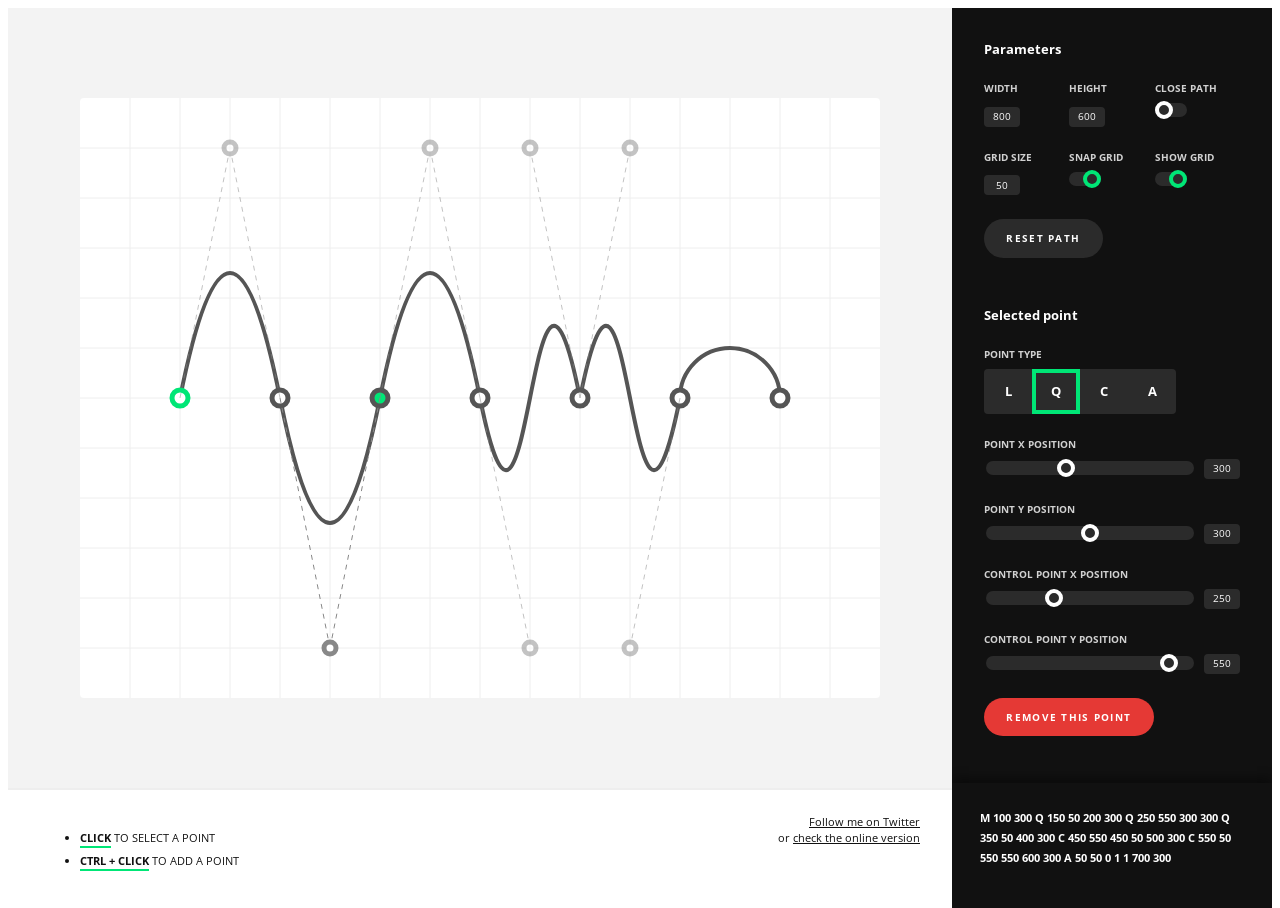
<file: SVG可视化路径制作/index.html>
<!DOCTYPE html>
<html lang="en" >
<head>
  <meta charset="UTF-8">
  <title>CodePen - SVG Path Builder</title>
  
<link rel="stylesheet" href="./style.css">

</head>
<body>
<!-- partial:index.partial.html -->
<div
     id="app"
     class="ad-App">
</div>
<!-- partial -->
  <script src='react.min.js'></script>
<script src='react-dom.min.js'></script><script  src="./script.js"></script>

</body>
</html>
</file>
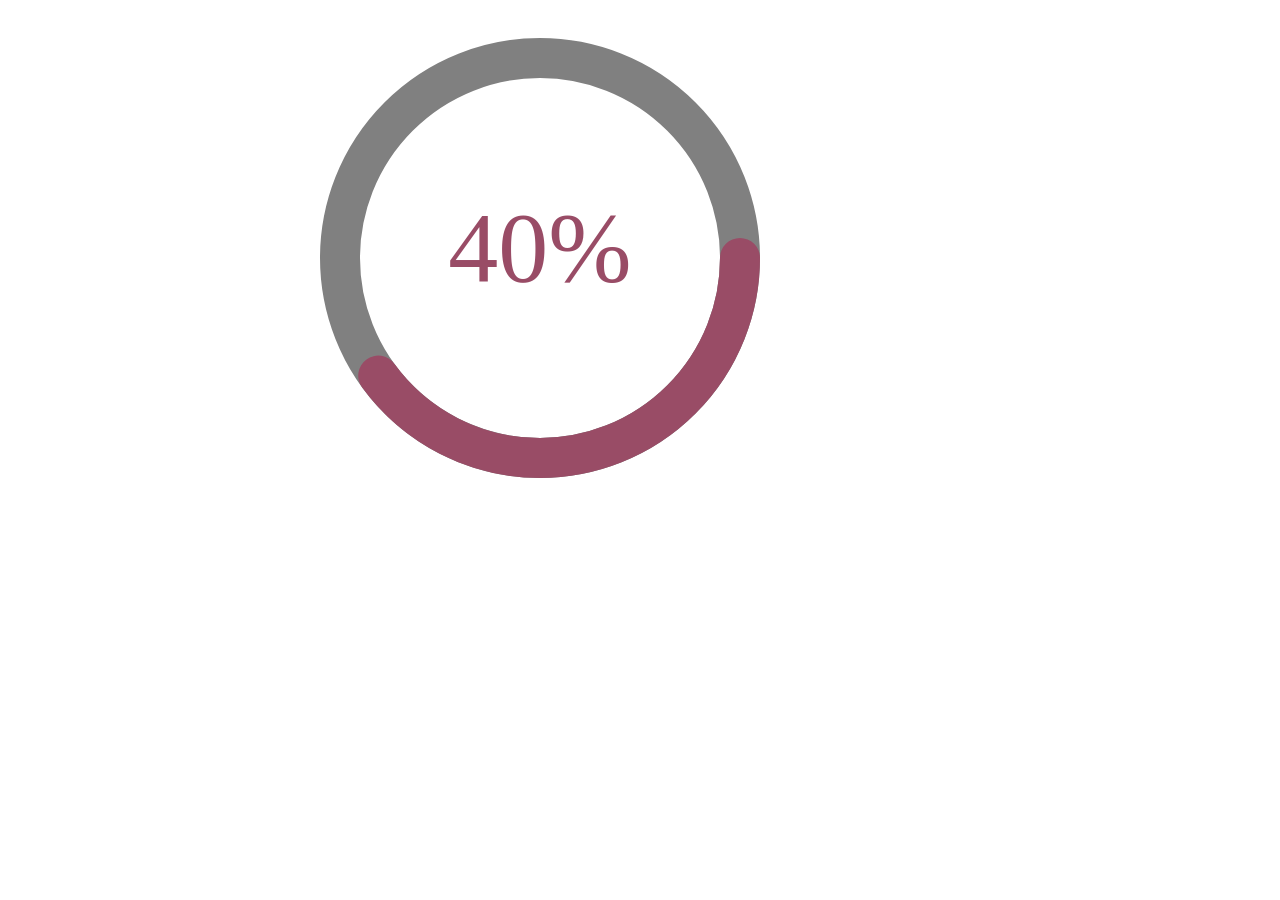
<file: circle.html>
<html lang="en">
<head>
    <meta charset="utf-8">
    <title>Document</title>
    <style>
        body{
            text-align: center;
        }
        @keyframes rotate{
           
            0%{
                transform: rotateZ(360,350,350);/*从0度开始*/
            }
            100%{
                transform: rotateZ(0,350,350);/*360度结束*/
            }
        }
        .progress{  
            animation: rotate 6s linear infinite;
        }
        .text{
            text-anchor:middle;
            dominant-baseline:middle;
        }
    </style>
</head>
<body>
    <div>
        <svg xmlns="http://www.w3.org/200/svg" height="700" width="700">
            
            <!-- 设置底色圆环 -->
            <circle cx="250" cy="250" r="200" fill="none" 
            stroke="grey" stroke-width="40" stroke-linecap="round"/>
            <!-- 设置进度条 -->
            <circle class="progress" cx="250" cy="250" r="200" 
            fill="none" stroke="red" stroke-width="40" stroke-linecap="round" />
        
            <!-- stroke-dasharray一个表示长度，一个表示间距 -->

            <!-- 设置文本 -->
            <text class="text" x="250" y="250" font-size="100" fill="red">36</text>
        </svg>
    </div>  
    <script type="text/javascript" charset="utf-8">
        var progressDom = document.querySelector(".progress")
        var textDom = document.querySelector(".text")
        function rotate(persent){
            //获取svg圆环的总长
            var circleLength = Math.floor(2 * Math.PI * parseFloat(progressDom.getAttribute("r")));
            //按照百分比，算出进度环的长度
            var value = persent*circleLength/100;

            var red = 255 + parseInt((0-255)/100*persent);
            var green = 0 + parseInt((191-0)/100*persent);
            var blue = 0 + parseInt((255-0)/100*persent);

            //设置stroke-dasharray路径和颜色
            progressDom.setAttribute("stroke-dasharray",value + ",10000");
            progressDom.setAttribute("stroke",`rgb(${red},${green},${blue})`)
            //设置文本的颜色
            textDom.innerHTML = persent + '%';
            textDom.setAttribute("fill",`rgb(${red},${green},${blue})`)
        }
        
        //30毫秒变化将进度+1
        let num = 0;
        let stopTime = setInterval(() => {
            num ++;
            if(num>=100){
                num = 0
                clearInterval(stopTime)
            }
            rotate(num)
        },30)

    </script>
</body>
</html>
</file>
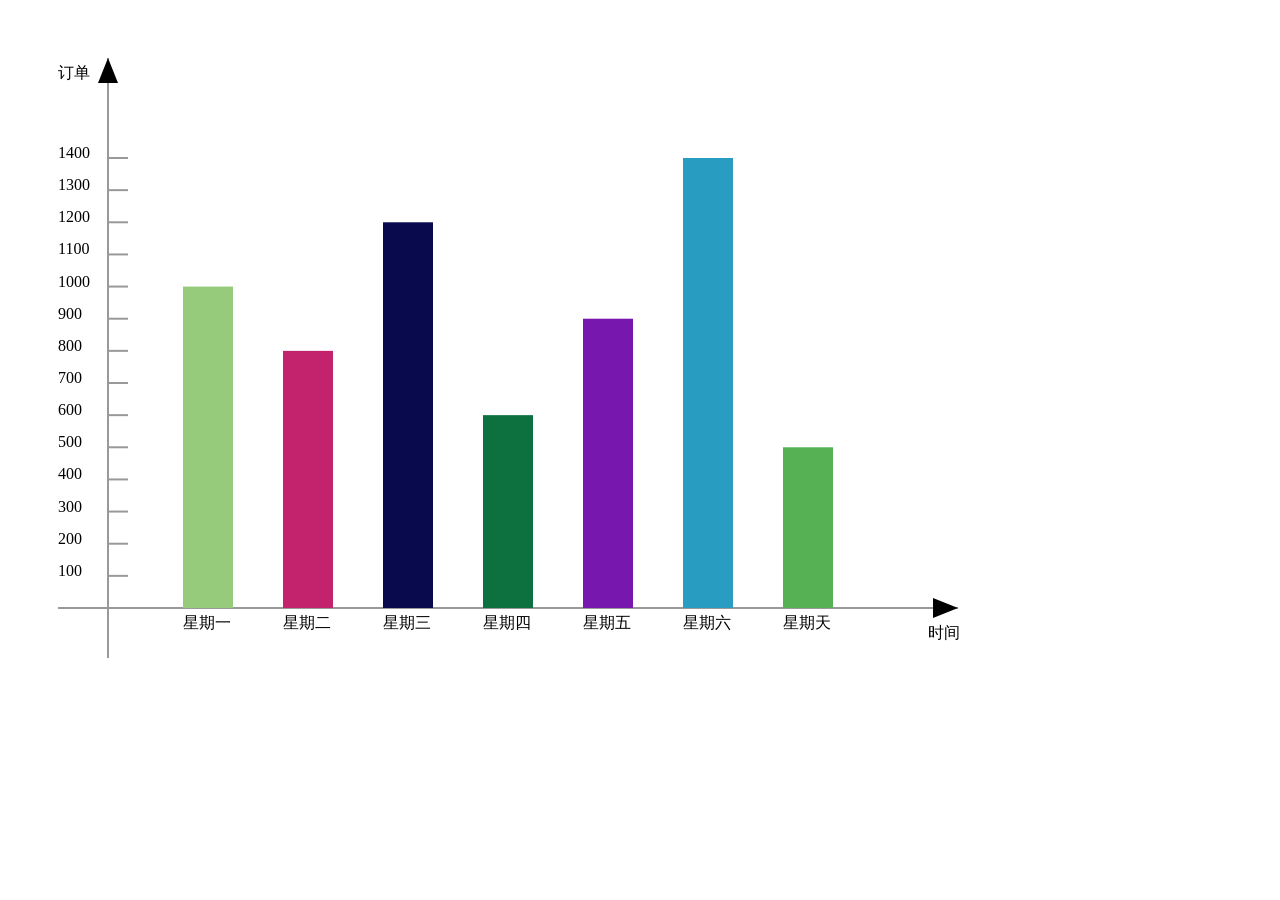
<file: echarts.html>
<html lang="en">
<head>
    <meta charset="UTF-8">
    <meta name="viewport" content="width=device-width, initial-scale=1.0">
    <title>Document</title>
    <style>
        .axis{
            stroke: #999;
            stroke-width: 2px;
        }
    </style>
</head>
<body>
    <svg width="1000" height="700">
         <g id="coordinate">
             <!-- x轴 -->
             <line class="axis" x1="50" y1="600" x2="950" y2="600"></line>
             <path d="M 925,590 L 950,600 L 925,610"></path>
             <text x="920" y="630">时间</text>
             <!-- y轴 -->
             <line class="axis" x1="100" y1="650" x2="100" y2="50"></line>
             <path d="M 90,75 L 100,50 L 110,75"></path>
             <text x="50" y="70">订单</text>
         </g>
         <g id="xscale"></g>
         <g id="yscale"></g>
         <g id="barLine"></g>
    </svg>
</body>
<script>
        const dataBase = [{
            data:"星期一",
            order:"1000"
        },{
            data:"星期二",
            order:"800"
        },{
            data:"星期三",
            order:"1200"
        },{
            data:"星期四",
            order:"600"
        },{
            data:"星期五",
            order:"900"
        },{
            data:"星期六",
            order:"1400"
        },{
            data:"星期天",
            order:"500"
        }]
        console.log(dataBase);

        var xscale = document.querySelector("#xscale");
        var yscale = document.querySelector("#yscale");
        var barLineDom = document.querySelector("#barLine")
        
        //获取x 和 y轴刻度的值
        var xprogressLength = 700 / dataBase.length;
        var yprogressLength = 450 / 14;
        for(var i = 1; i <= dataBase.length; i++){
            renderscale(i)
        }
        
        //for循环每个刻度
        for(var j = 1; j <= 14; j++){
            yscale.innerHTML = yscale.innerHTML + `<line class="axis" x1="100" y1="${600 - yprogressLength * j}" x2="120" y2="${600 - yprogressLength * j}"></line>`
            + ` <text x="50" y="${600 - yprogressLength * j}">${100*j} </text>`
        }

        function renderscale(index){
            console.log(index);
            var lineDom = document.createElement("line");
            lineDom.className = "axis";
            lineDom.setAttribute("x1",100+xprogressLength * index)
            lineDom.setAttribute("y1","600")
            lineDom.setAttribute("x2",100+xprogressLength * index)
            lineDom.setAttribute("y2","580");
            xscale.innerHTML = xscale.innerHTML + lineDom.outerHTML + ` <text x="${75+xprogressLength * index}" y="620">${dataBase[index-1].data} </text>`
            //yscale.innerHTML = yscale.innerHTML + `<line class="axis" x1="100" y1="${600 - yprogressLength * index}" x2="120" y2="${600 - yprogressLength * index}"></line>`
            
            //生成随机的rgb颜色
            var color = `rgb(${parseInt(Math.random()*255)},${parseInt(Math.random()*255)},${parseInt(Math.random()*255)})`;
            //生成每一个柱形状
            barLineDom.innerHTML = barLineDom.innerHTML + `<rect x="${75+xprogressLength * index}" y="${600-(yprogressLength*(dataBase[index-1].order/100))}" 
                                                            width="50" height="${yprogressLength*(dataBase[index-1].order/100)}" fill = "${color}"></rect>`
        }

</script>
</html>
</file>
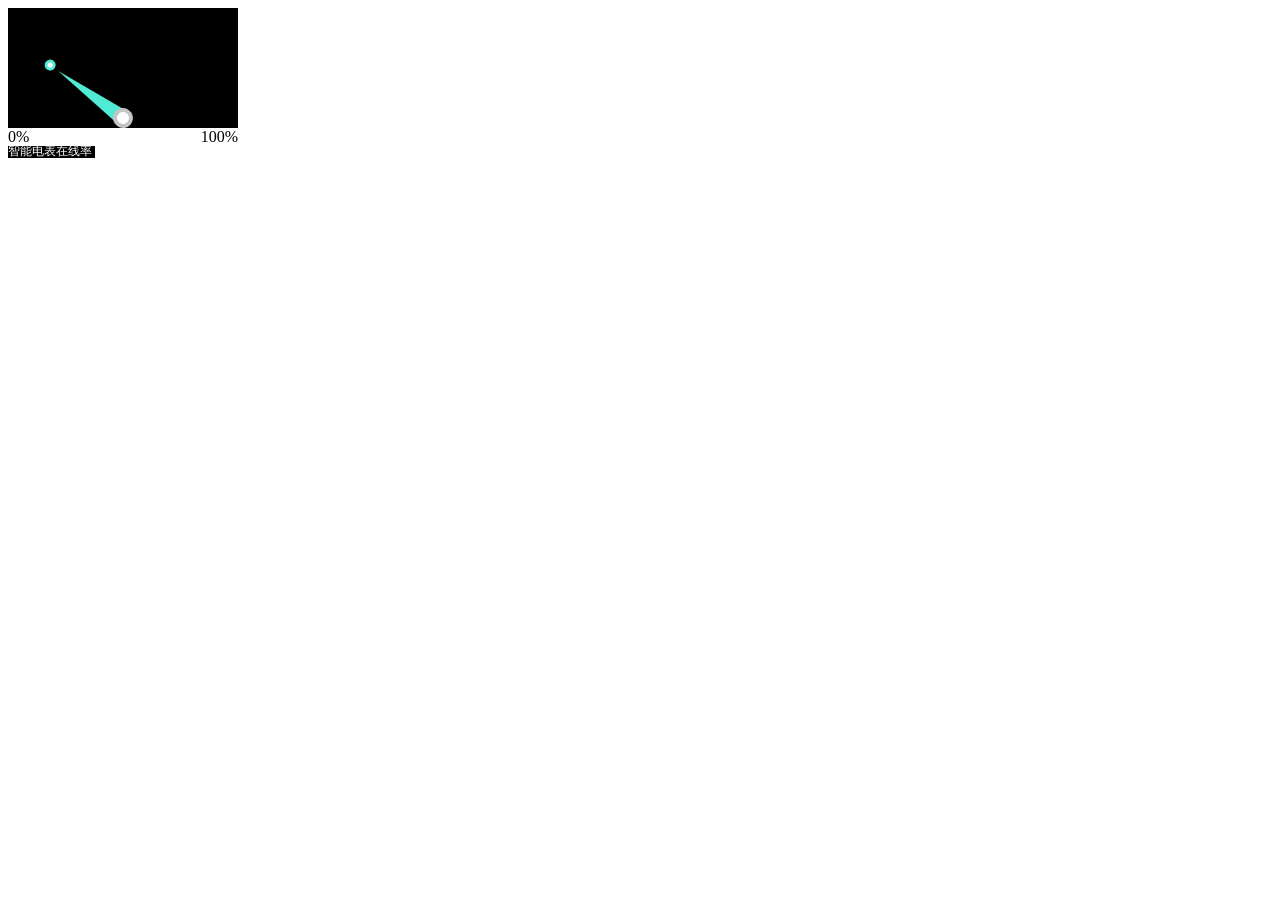
<file: 电表.html>
<html lang="en">
<head>
    <meta charset="UTF-8">
    <meta name="viewport" content="width=device-width, initial-scale=1.0">
    <title>Document</title>
    <style>
            @keyframes move{
                from
                {transform:rotate(0deg);}
                to
                {transform:rotate(36deg);}
            }
        .box{
            width: 230px;
            height: 120px;
        }
        .heard{
            position: relative;
            width: 230px;
            height: 120px;
            background-color: black;
        }
        .r{
            position: absolute;
            top:0;
            left: -85;
            width: 100px;
            height: 5px;
            margin-top: 100px;
            margin-left: 100px;
            transform-origin:100px 10px;
            animation: move 5s  ease-in-out 0s 1 alternate forwards; 
        }
        
        .foor{
            display: flex;
            justify-content: space-between;
        }
        .title{
            width: 87px;
            height: 12px;
            background-color: black;
        }
        .title span{
            font-size: 12px;
            font-family: Source Han Sans CN;
            font-weight: 400;
            color: #FEFEFE;
            line-height: 10px;
        }
    </style>
</head>
<body>
    <!-- <div class="r">
    </div> -->
    <div class="box"> 
        <div class="heard">
            <div class="r">
                <svg xmlns="http://www.w3.org/2000/svg" version="1.1" style="width:112px; height:20px; ">
                    <path fill="#50EAD5" d="M100 2 L100 18 L20 10  Z"/>
                    <circle cx="100" cy="10" r="8" stroke="#C4C5C4"
                    stroke-width="4" fill="#ffffff"/>
                    <circle cx="10" cy="10" r="4" stroke="#50EAD5"
                    stroke-width="3" fill="#ffffff"/>
                </svg>
            </div>
        </div> 
        <div class="foor">
            <span>0%</span>
            <span>100%</span>
        </div>
        <div class="title">
            <span>智能电表在线率</span>
        </div>
    </div>
</body>
</html>
</file>
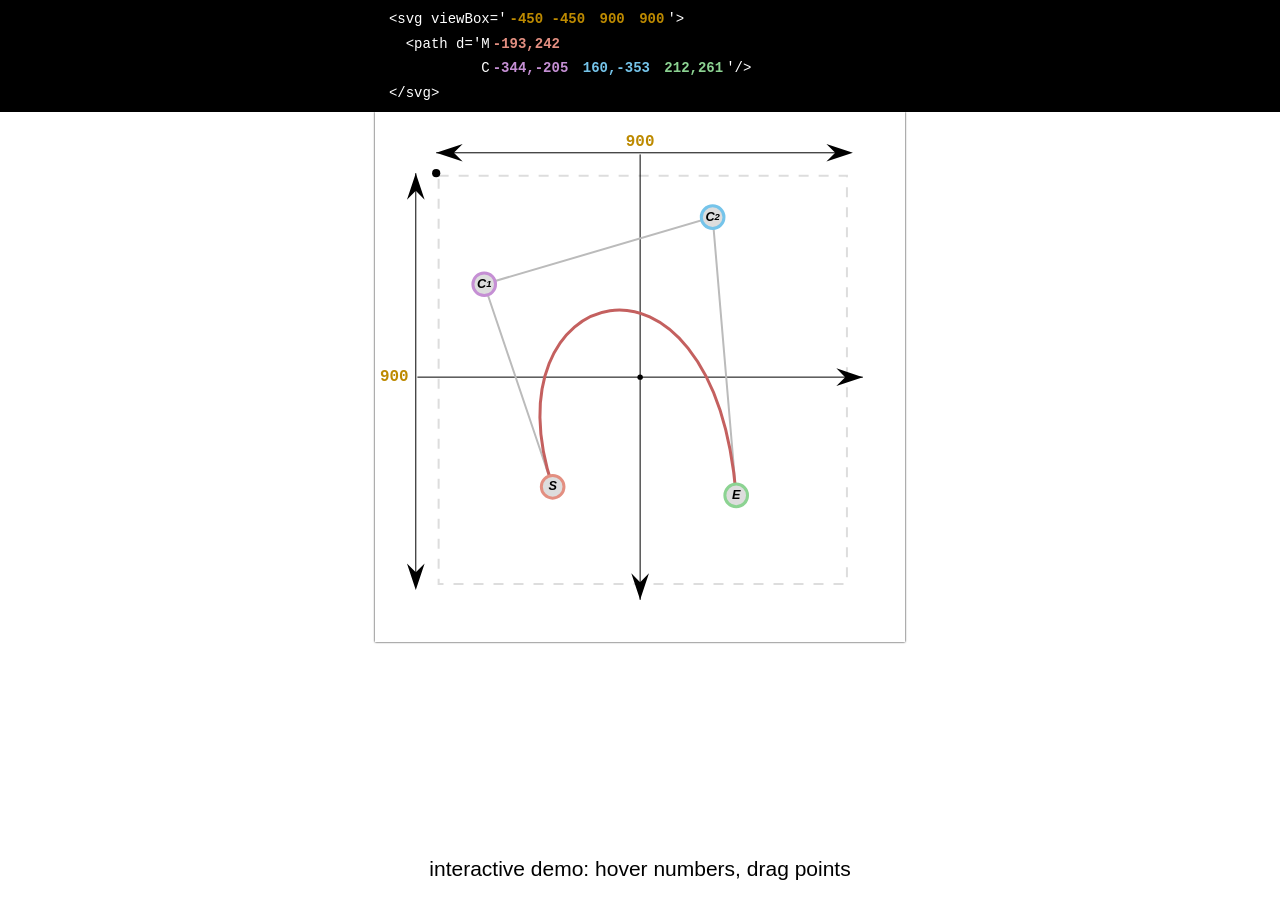
<file: SVG可视化路径制作/贝塞尔曲线.html>
<!doctype html>
<html>
<head>
	<meta charset='utf-8' />
    <title>字体测试</title>
    <meta name='viewport' content='initial-scale=1,maximum-scale=1,user-scalable=no' />
    <style>
body {
  display: flex;
  flex-direction: column;
  justify-content: center;
  overflow-y: hidden;
  margin: 0;
  height: 100vh;
  min-width: 320px;
  background: #000;
  font: 0.875em/ 1.75 courier, monospace;
}
body:after {
  position: absolute;
  bottom: 0;
  width: 100%;
  font: 1.5em/3 comic sans ms, sans-serif;
  text-align: center;
  content: "interactive demo: hover numbers, drag points";
}

/* ======= COMMON ======= */
[id*='vb'] {
  color: #bd8a00;
}
[id*='vb'][class*='token'][class*='sel'] {
  background: #bd8a00;
  color: #fff;
}

[class*='p0'], [id*='p0'] {
  color: #e38f81;
}
[class*='p0'][class*='token'][class*='sel'], [id*='p0'][class*='token'][class*='sel'] {
  background: #d14730;
  color: #fff;
}
svg [class*='p0'][class*='sel'], svg [id*='p0'][class*='sel'] {
  color: #d14730;
}

[class*='p1'], [id*='p1'] {
  color: #c58fd4;
}
[class*='p1'][class*='token'][class*='sel'], [id*='p1'][class*='token'][class*='sel'] {
  background: #a048b9;
  color: #fff;
}
svg [class*='p1'][class*='sel'], svg [id*='p1'][class*='sel'] {
  color: #a048b9;
}

[class*='p2'], [id*='p2'] {
  color: #75c4ea;
}
[class*='p2'][class*='token'][class*='sel'], [id*='p2'][class*='token'][class*='sel'] {
  background: #1c9edc;
  color: #fff;
}
svg [class*='p2'][class*='sel'], svg [id*='p2'][class*='sel'] {
  color: #1c9edc;
}

[class*='p3'], [id*='p3'] {
  color: #8cd392;
}
[class*='p3'][class*='token'][class*='sel'], [id*='p3'][class*='token'][class*='sel'] {
  background: #43b74d;
  color: #fff;
}
svg [class*='p3'][class*='sel'], svg [id*='p3'][class*='sel'] {
  color: #43b74d;
}

/* ======= CODE BOX ======= */
/* ------- General ------- */
pre {
  align-self: center;
  box-sizing: border-box;
  margin: 0;
  padding: 0.5em 1em;
  max-width: 100vw;
  width: calc(100vh - 7.125em);
  background: #000;
  color: #fff;
  font: inherit;
}
@media (min-height: 45em) {
  pre {
    width: 37.875em;
  }
}

.token--val span {
  display: inline-block;
  margin: 0 1px;
  padding: 0 2px;
  border-radius: 3px;
  font-weight: 900;
  transition: 0.3s;
  cursor: pointer;
}

/* ======= GRAPHICS ======= */
/* ------- Layout ------- */
section {
  flex: 1;
  background: #fff;
}

svg {
  display: block;
  overflow: visible;
  margin: 0 auto;
  max-width: 100vw;
  max-height: 100vw;
  width: calc(100vh - 7.125em);
  height: calc(100vh - 7.125em);
  min-width: 320px;
  min-height: 320px;
  box-shadow: 0 0 2px;
}
@media (min-height: 45em) {
  svg {
    width: 37.875em;
    height: 37.875em;
  }
}

/* ------- Generic ------- */
* {
  vector-effect: non-scaling-stroke;
}

rect, polyline, path, line {
  fill: none;
  stroke: currentColor;
}

circle {
  fill: currentColor;
  cursor: pointer;
}

text {
  font: 700 2.5em courier, monospace;
  -webkit-user-select: none;
  /* Chrome/Safari/Opera */
  -moz-user-select: none;
  /* Firefox */
  -ms-user-select: none;
  /* IE/Edge */
  -webkit-touch-callout: none;
  /* iOS Safari */
  user-select: none;
  cursor: pointer;
}

tspan {
  font-size: .75em;
}

.rq0 {
  dominant-baseline: hanging;
}

.rq1 {
  text-anchor: end;
  dominant-baseline: hanging;
}

.rq2 {
  text-anchor: end;
}

.rev {
  opacity: .001;
  transition: opacity 0.3s;
}

.sel {
  opacity: .999;
}

svg [id*='p']:not(circle):not(g) {
  pointer-events: none;
}

/* ------- Secondary stuff ------- */
[id='delim'] {
  color: #ddd;
  stroke-dasharray: 10px;
  stroke-width: 2px;
}

[id*='axis-'] {
  marker-start: url(#arrow0);
}

[id='o']:hover + .rev {
  opacity: .999;
}

[id='topleft'] text {
  fill: #fff;
}
[id='topleft'] rect, [id='topleft'] .sel {
  color: #bd8a00;
}

[id='meas'] line {
  marker-start: url(#arrow0);
  marker-end: url(#arrow1);
}
[id='meas'] text {
  fill: currentColor;
  color: #bd8a00;
  pointer-events: none;
}
[id='meas'] text.sel {
  color: #fff;
}
[id='meas'] rect {
  fill: currentColor;
  color: rgba(189, 138, 0, 0);
  cursor: pointer;
}
[id='meas'] rect.sel {
  color: #bd8a00;
}

[id='lbl-w'] {
  text-anchor: middle;
}

[id='lbl-h'] {
  text-anchor: end;
  dominant-baseline: middle;
}

/* ------- Main stuff ------- */
[id='guide'] {
  color: #bbb;
  stroke-width: 2px;
}

[id='curve'] {
  color: #c4605f;
  stroke-width: 3px;
}

circle[id^='p'] {
  fill: #ddd;
  stroke: currentColor;
  stroke-width: 3px;
  transition: fill 0.3s;
}
circle[id^='p'][class*='sel'] {
  fill: currentColor;
}

[id^='on'] {
  text-anchor: middle;
  dominant-baseline: middle;
  font: italic 700 2em trebuchet ms,  arial, sans-serif;
}
[id^='on'][class*='sel'] {
  fill: #fff;
}

[id^='bg'] {
  fill: currentColor;
}
[id='points'] [id^='bg'] + text {
  fill: #fff;
}
</style>
</head>
<body>
<pre>&lt;<span class='token--tag'>svg</span> <span class='token--attr'>viewBox</span>=<span class='token--val'>'<span id='vb-tl' class='token--coord hl--tl'></span> <span id='vb-w' class='token--dim hl--w'></span> <span id='vb-h' class='token--dim hl--h'></span>'</span>>
  &lt;<span class='token--tag'>path</span> <span class='token--attr'>d</span>=<span class='token--val'>'M<span class='token--coord hl--p0'></span><br>           C<span class='token--coord hl--p1'></span> <span class='token--coord hl--p2'></span> <span class='token--coord hl--p3'></span>'</span>/>
&lt;/<span class='token--tag'>svg</span>></pre>

<section>
    <svg>
        <defs>
            <marker id='arrow0' orient='auto' 
                            viewBox='-20 -7 25 14' 
                            refX='-15'>
                <polygon points='-5,0 0,-5 -15,0 0,5'/>
            </marker>
            <marker id='arrow1' orient='auto' 
                            viewBox='-5 -7 25 14' 
                            refX='10'>
                <polygon points='5,0 0,-5 15,0 0,5'/>
            </marker>
        </defs>
        
        <rect id='delim'/>
        
        <g id='axes'>
            <line id='axis-x'/>
            <line id='axis-y'/>
        </g>
        
        <g id='orig'>
            <circle id='o'/>
            <text id='lbl-o' class='rq0 rev'>0,0</text>
        </g>
        
        <g id='topleft'>
            <circle id='tl'/>
            <rect id='bg-tl' class='rev'/>
            <text id='lbl-tl' class='hl--tl rq0 rev'></text>
        </g>
        
        <g id='meas'>
            <line id='w'/>
            <rect id='bg-w'/>
            <text id='lbl-w' class='hl--w'></text>
            
            <line id='h'/>
            <rect id='bg-h'/>
            <text id='lbl-h' class='hl--h'></text>
        </g>
        
        <polyline id='guide'/>
        
        <path id='curve'/>
        
        <g id='points'>
            <circle id='p0' class='hl--p0'/>
            <text id='on-p0'>S</text>
            <circle id='p1' class='hl--p1'/>
            <text id='on-p1'>C<tspan>1</tspan></text>
            <circle id='p2' class='hl--p2'/>
            <text id='on-p2'>C<tspan>2</tspan></text>
            <circle id='p3' class='hl--p3'/>
            <text id='on-p3'>E</text>
            
            <rect id='bg-p0' class='rev'/>
            <text id='lbl-p0' class='rev'></text>
            <rect id='bg-p1' class='rev'/>
            <text id='lbl-p1' class='rev'></text>
            <rect id='bg-p2' class='rev'/>
            <text id='lbl-p2' class='rev'></text>
            <rect id='bg-p3' class='rev'/>
            <text id='lbl-p3' class='rev'></text>
        </g>
    </svg>
</section>
</body>
<script>
Object.getOwnPropertyNames(Math).map(function(p) {
  window[p] = Math[p];
});

var DIM = 900, EXPF = 1.3, RPF = .028, 
        κ = 1.2, ρ = 4, 
        ζ = document, rp = round(RPF*DIM), 
        np = 4, demo, ε, 
        svg = ζ.querySelector('svg'), 
        rect, curve, msl = null, mdrg = null;

var Meas = function(id, c0) {
    var bg, lbl, cc, c0 = c0 || 0, id = id;
    
    this.select = function() {
        if(lbl) lbl.classList.toggle('sel');
        if(bg) bg.classList.toggle('sel');
        if(cc) cc.classList.toggle('sel');
    };
    
    this.init = (function() {
        var bb, r, pad, ptt, attr, sel;
        
        lbl = ζ.getElementById('lbl-' + id);
        
        if(lbl) {
            lbl.textContent = DIM;
            bg = ζ.getElementById('bg-' + id);
            bb = lbl.getBBox();
            c0 -= 2*(κ - 1)*bb.height;
            attr = (id === 'w') ? 'y' : 'x';
            lbl.setAttribute(attr, c0);
            
            if(bg) {
                bb = lbl.getBBox();
                r = .4*RPF*DIM;
                pad = .5*(κ - 1)*bb.height;
                ptt = 2*pad;
                
                bg._attr({
                    'x': round(bb.x - pad), 
                    'y': round(bb.y - pad), 
                    'width': round(bb.width + ptt), 
                    'height': round(bb.height + ptt), 
                    'rx': r, 'ry': r
                });
            }
            
            sel = '.token--val .hl--' + id;
            cc = ζ.querySelector(sel);
        }
    })();
};

var Point = function(el, x, y, r) {
    var el = el, lbl, bg, on, cc, q = 0, 
            r = r || rp, cx, cy, 
            selected = false;
    
    this.moveTo = function(x, y) {
        var cls, _new, β, bb, ptt, pad;
        
        cx = x || 0;
        cy = y || 0;
        
        if(el)
            el._attr({'cx': cx, 'cy': cy});
        
        if(lbl) {
            if(el.id.indexOf('p') !== -1) {
                β = atan2(y, x);
                if(β < 0) β += 2*PI;
                q = ~~(2*β/PI)

                cls = lbl.className.baseVal;
                _new = 'rq' + q;

                if(cls.indexOf('rq') < 0) {
                    cls += ' ' + _new;
                }
                else {
                    cls = cls.replace(/rq./, _new);
                }

                lbl.className.baseVal = 
                    lbl.className.animVal = cls;
            }
            
            this.posLbl((q + .5)*.5*PI);
            this.updateLbl([x, y]);
            
            if(bg) {
                bb = lbl.getBBox();
                pad = .5*(κ - 1)*bb.height;
                ptt = 2*pad;
                bg._attr({
                    'x': round(bb.x - pad), 
                    'y': round(bb.y - pad), 
                    'width': round(bb.width + ptt), 
                    'height': round(bb.height + ptt)
                });
            }
        }
        
        if(on) {
            on._attr({'x': cx, 'y': cy})
        }
        
        if(cc) { cc.textContent = [cx, cy]; }
    };
    
    this.updateLbl = function(txt) {
        if(lbl) lbl.textContent = txt;
    };
    
    this.posLbl = function(θ) {
        if(lbl) {
            lbl._attr({
                'x': 1 + ~~(cx + 2*r*cos(θ)), 
                'y': 1 + ~~(cy + 2*r*sin(θ))
            });
        }
    };
    
    this.attachCode = function(s) {
        var sel, s = s || ',';
        
        if(el) {
            sel = '.token--val .hl--' + el.id;
            cc = ζ.querySelector(sel);
            cc.textContent = [cx, cy].join(s);
        }
    };
    
    this.coord = function(f) {
        if(f) return [cx, cy];
        return {'x': cx, 'y': cy};
    };
    
    this.select = function() {
        selected = !selected;
        
        if(el) {
            el.classList.toggle('sel');
            
            if(lbl) {
                lbl.classList.toggle('sel');
            }
            if(on) {
                on.classList.toggle('sel');
            }
            if(bg) {
                bg.classList.toggle('sel');
            }
            if(cc) {
                cc.classList.toggle('sel');
            }
        }
    };
    
    this.selected = function() {
        return selected;
    };
    
    this.init = (function() {
        var lid, onid, bgid;
        
        if(el) {
            el._attr({'r': r});
            lid = 'lbl-' + el.id;
            lbl = ζ.getElementById(lid);
            bgid = 'bg-' + el.id;
            bg = ζ.getElementById(bgid);
            
            if(bg) {
                bg._attr({
                    'rx': .4*r, 'ry': .4*r
                });
            }
            
            onid = 'on-' + el.id;
            on = ζ.getElementById(onid);
        }
    })();
    
    this.moveTo(x, y);
};

var Guide = function(el, points) {
    var el = el, points = points, 
            nl = points.length;
    
    this.movePointTo = function(i, x, y) {
        var c;
        
        if(el) {
            c = el._attr('points').split(' ');
            c[i] = [x, y].join();
            el._attr({'points': c.join(' ')});
        }
        
        points[i].moveTo(x, y);
    };
    
    this.points = function() {
        return points;
    };
    
    this.init = (function() {
        var coords = [];
        
        for(var i = 0; i < nl; i++) {
            coords.push(points[i].coord(1));
        }
        
        if(el) {
            el._attr({
                'points': coords.join(' ')
            });
        }
    })();
};

var CCurve = function(el, guide) {
    var el = el, guide = guide, 
            points = guide.points(), 
            nl = points.length, 
            prf = ['M', 'C', ''];
    
    this.movePointTo = function(i, x, y) {
        var d, p;
        
        if(el) {
            d = el._attr('d').split(' ');
            p = d[i].charAt(0);
            p = (p === 'M' || p === 'C') ? p : '';
            d[i] = p + [x, y];
            el._attr({'d': d.join(' ')});
        }
        
        guide.movePointTo(i, x, y);
    };
    
    this.select = function(i) {
        points[i].select();
    };
    
    this.points = function() {
        return points;
    };
    
    this.init = (function() {
        var d = [], c;
        
        if(el) {
            for(var i = 0; i < nl; i++) {
                c = points[i].coord(1);
                d.push(prf[min(2, i)] + c);
            }
            
            el._attr({'d': d.join(' ')});
        }
    })();
};

var Demo = function() {
    var tl, orig, a0, a1, meas = {};
    
    this.tl = function() { return tl; };
    
    this.size = function() {
        var r = ρ*ε, w = 5*r, h=4*r;
        
        a0._attr({
            'markerWidth': w, 
            'markerHeight': h
        });
        a1._attr({
            'markerWidth': w, 
            'markerHeight': h
        });
    };
    
    this.select = function(id) {
        meas[id].select();
    };
    
    this.meas = function(id) {
        return meas[id];
    };
    
    this.arrow = (function(){
        a0 = ζ.getElementById('arrow0'), 
        a1 = ζ.getElementById('arrow1');
    })();
    
    this.viewBox = (function() {
        var sz = EXPF*DIM, o = -.5*sz, 
                vb_tl = ζ.getElementById('vb-tl'),
                vb_w = ζ.getElementById('vb-w'), 
                vb_h = ζ.getElementById('vb-h'), 
                tlel = ζ.getElementById('tl');

        svg._attr({
            'viewBox': [o, o, sz, sz].join(' ')
        });

        o = -.5*DIM;
        vb_tl.textContent = [o, o].join(' ');
        vb_w.textContent = 
        vb_h.textContent = DIM;
        
        tl = new Point(tlel, o, o, round(.35*rp));
        tl.attachCode(' ');
    })();
    
    this.delim = (function() {
        var rd = ζ.getElementById('delim'), 
                invp = round(100/EXPF), 
                o = round(-.5*invp);

        rd._attr({
            'x': o + '%', 
            'y': o + '%', 
            'width': invp + '%', 
            'height': invp + '%'
        });
    })();
    
    this.axes = (function() {
        var cf = (EXPF - 1)/1.5 + 1, 
                c1 = round(50/cf) + '%', 
                c2 = '-' + c1, 
                ax = ζ.getElementById('axis-x'), 
                ay = ζ.getElementById('axis-y');
        
        ax._attr({'x1': c1, 'x2': c2});
        ay._attr({'y1': c1, 'y2': c2});
    })();
    
    this.origin = (function() {
        var el = ζ.getElementById('o');
        orig = new Point(el, 0, 0, round(.25*rp));
    })();
    
    this.minit = (function() {
        var f = (EXPF - 1)/6, cf = -(.5 + f), 
                o = .5*DIM, c0 = cf*DIM, bb, 
                w = ζ.getElementById('w'), 
                h = ζ.getElementById('h');
        
        w._attr({
            'x1': -o, 'y1': c0, 
            'x2':  o, 'y2': c0
        });
        h._attr({
            'y1': -o, 'x1': c0, 
            'y2':  o, 'x2': c0
        });
        
        meas.w = new Meas('w', c0);
        meas.h = new Meas('h', c0);
    })();
};

Node.prototype._attr = function(a) {
    if(typeof a === 'string')
        return this.getAttribute(a);
    if(typeof a === 'object') {
        for(p in a) {
            this.setAttribute(p, a[p]);
        }
    }
};

var rand = function(max, min, int) {
    var max = ((max - 1) || 0) + 1, 
            min = min || 0, 
            gen = min + (max - min)*random();
    
    return int ? (~~gen) : gen;
};

var size = function() {
    rect = svg.getBoundingClientRect();
    ε = (EXPF*DIM)/rect.width;
    demo.size();
};

var toggleSel = function(e) {
    var t = e.target, cl = t.className, i;
    
    if(cl) {
        if(typeof cl === 'object') {
            cl = cl.baseVal;
        }
        
        if(cl.indexOf('hl--p') !== -1) {
            i = ~~cl.match(/[0-9]/)[0];
            msl = curve.points()[i];
            curve.select(i);
            return;
        }
    }
    
    if(t.id.indexOf('tl') !== -1) {
        msl = demo.tl();
        demo.tl().select();
        return;
    }
    
    i = t.id.match(/-[w|h]$/);
    
    if(i) {
        i = i[0].charAt(1);
        demo.select(i);
        msl = demo.meas(i);
    }
};

(function init() {
    var pts = [], g, el, 
            r = .4*DIM, e = .3*r, β, x, y
    
    demo = new Demo;
    size();
    
    for(var i = 0; i < np; i++) {
        el = ζ.getElementById('p' + i);
        β = (i + 1.5)*.5*PI;
        x = round(r*cos(β) + rand(e, -e));
        y = round(r*sin(β) + rand(e, -e));
        pts.push(new Point(el, x, y));
        pts[i].attachCode();
    };
    
    el = ζ.getElementById('guide');
    g = new Guide(el, pts);
    
    el = ζ.getElementById('curve');
    curve = new CCurve(el, g);
})();

addEventListener('resize', size, false);

addEventListener('mouseover', toggleSel, false);

addEventListener('mousedown', function(e) {
    var t = e.target;
    
    if(t.id.match(/^p[0-3]/)) {
        mdrg = ~~t.id.charAt(1);
    }
}, false);

addEventListener('mousemove', function(e) {
    var x, y;
    
    if(mdrg != null) {
        x = (e.clientX - rect.left)/rect.width ;
        x = round(EXPF*DIM*(x- .5));
        y = (e.clientY - rect.top)/rect.height;
        y = round(EXPF*DIM*(y - .5));
        curve.movePointTo(mdrg, x, y);
    }
}, false);

addEventListener('mouseup', function(e) {
    if(mdrg != null) {
        mdrg = null;
    }
}, false);

addEventListener('mouseout', toggleSel, false);
</script>
</html>
</file>
<file: SVG可视化路径制作/style.css>
@import url(https://fonts.googleapis.com/css?family=Open+Sans:400,600);

html {
    font-size: 16px;
    font-family: "Open Sans", sans-serif;
}

html,
body {
    height: 100%;
}

.ad-App {
    height: 100%;
    display: -webkit-box;
    display: -ms-flexbox;
    display: flex;
    -webkit-box-orient: vertical;
    -webkit-box-direction: normal;
        -ms-flex-direction: column;
            flex-direction: column;
    -webkit-box-align: center;
        -ms-flex-align: center;
            align-items: center;
    -webkit-box-pack: center;
        -ms-flex-pack: center;
            justify-content: center;
}

/* main layout */
.ad-Container {
    height: 100%;
    width: 100%;
    display: -webkit-box;
    display: -ms-flexbox;
    display: flex;
    background: #fff;
}
    .ad-Container-main {
        height: 100%;
        -webkit-box-flex: 1;
            -ms-flex: 1;
                flex: 1;
        display: -webkit-box;
        display: -ms-flexbox;
        display: flex;
        -webkit-box-orient: vertical;
        -webkit-box-direction: normal;
            -ms-flex-direction: column;
                flex-direction: column;
    }
        .ad-Container-svg {
            height: 100%;
            -webkit-box-flex: 1;
                -ms-flex: 1;
                    flex: 1;
            display: -webkit-box;
            display: -ms-flexbox;
            display: flex;
            -webkit-box-align: center;
                -ms-flex-align: center;
                    align-items: center;
            -webkit-box-pack: center;
                -ms-flex-pack: center;
                    justify-content: center;
            background: #f3f3f3;
        }
    
    .ad-Container-controls {
        overflow: hidden;
        display: -webkit-box;
        display: -ms-flexbox;
        display: flex;
        -webkit-box-orient: vertical;
        -webkit-box-direction: normal;
            -ms-flex-direction: column;
                flex-direction: column;
        height: 100%;
        width: 320px;
        width: 20rem;
        background: #111;
    }
    .ad-Container-controls ::-webkit-scrollbar {
        width: 6px;
    }
    .ad-Container-controls ::-webkit-scrollbar-thumb {
        border-radius: 30px;
        background: rgba(255, 255, 255, .3);
    }

.ad-Foot {
    padding: 24px 32px;
    padding: 1.5rem 2rem;
    display: -webkit-box;
    display: -ms-flexbox;
    display: flex;
    background: #fff;
    border-top: 2px solid #eee;
}
    .ad-Foot-list {
        -webkit-box-flex: 1;
            -ms-flex: 1;
                flex: 1;
    }
        .ad-Foot-item {
            text-transform: uppercase;
            font-size: 11.2px;
            font-size: .7rem;
            color: #111;
        }
        .ad-Foot-item + .ad-Foot-item {
            margin-top: 8px;
            margin-top: .5rem;
        }
            .ad-Foot-highlight {
                padding-bottom: 0.64px;
                padding-bottom: .04rem;
                border-bottom: 2px solid #00E676;
                font-weight: bold;
            }
    
    .ad-Foot-meta {
        margin-left: 32px;
        margin-left: 2rem;
        text-align: right;
        line-height: 1.4;
        font-size: 11.2px;
        font-size: .7rem;
        color: #111;
    }
        .ad-Foot-meta a {
            text-decoration: underline;
            color: #111;
        }


.ad-SVG {
    display: block;
    background: #fff;
    border-radius: 4px;
}
    .ad-Grid {
        fill: none;
        stroke: #eee;
        stroke-width: 1px;
    }
    .ad-Grid.is-hidden {
        opacity: 0;
    }
    .ad-Path {
        fill: none;
        stroke: #555;
        stroke-width: 4px;
        stroke-linecap: round;
    }
    .ad-Point {
        cursor: pointer;
        fill: #fff;
        stroke: #555;
        stroke-width: 5px;
        -webkit-transition: fill .2s;
        transition: fill .2s;
    }
    .ad-Point:hover,
    .ad-PointGroup.is-active .ad-Point {
        fill: #00E676;
    }
    .ad-PointGroup--first .ad-Point {
        stroke: #00E676;
    }
    .ad-Anchor {
        opacity: .5;
    }
    .ad-PointGroup.is-active .ad-Anchor {
        opacity: 1;
    }
        .ad-Anchor-point {
            cursor: pointer;
            fill: #fff;
            stroke: #888;
            stroke-width: 5px;
        }
        .ad-Anchor-line {
            stroke: #888;
            stroke-width: 1px;
            stroke-dasharray: 5 5;
        }

/* controls on the right */
.ad-Controls {
    overflow: auto;
    -webkit-box-flex: 1;
        -ms-flex: 1;
            flex: 1;
    padding: 32px;
    padding: 2rem;
}
    .ad-Controls :first-child {
        margin-top: 0;
    }
    .ad-Controls-title {
        margin: 48px 0 24px;
        margin: 3rem 0 1.5rem;
        font-size: 12.8px;
        font-size: .8rem;
        font-weight: bold;
        color: #fff;
    }
        .ad-Controls-container {
            display: -webkit-box;
            display: -ms-flexbox;
            display: flex;
        }
        .ad-Controls-container + .ad-Controls-container {
            margin-top: 24px;
            margin-top: 1.5rem;
        }

.ad-Control {
    -webkit-box-flex: 1;
        -ms-flex: 1;
            flex: 1;
}
    .ad-Control-label {
        display: block;
        margin-bottom: 8px;
        margin-bottom: .5rem;
        text-transform: uppercase;
        font-size: 9.6px;
        font-size: .6rem;
        font-weight: bold;
        color: rgb(209, 209, 209);
    }

.ad-Result {
    height: 80px;
    height: 5rem;
    padding: 22.4px 25.6px;
    padding: 1.4rem 1.6rem;
    background: #111;
    -webkit-box-shadow: 0 -5px 10px rgba(0, 0, 0, .4);
            box-shadow: 0 -5px 10px rgba(0, 0, 0, .4);
}
    .ad-Result-textarea {
        height: 100%;
        width: 100%;
        resize: none;
        border: none;
        background: none;
        text-transform: uppercase;
        font-family: "Open Sans", sans-serif;
        font-size: 11.2px;
        font-size: .7rem;
        font-weight: bold;
        line-height: 1.8;
        color: #fff;
    }
    .ad-Result-textarea:focus {
        outline: 0;
    }

/* control elements */
.ad-Button {
    padding: 12.8px 22.4px;
    padding: .8rem 1.4rem;
    background: #00E676;
    border: none;
    border-radius: 50px;
    cursor: pointer;
    -webkit-transition: background .2s;
    transition: background .2s;
    text-transform: uppercase;
    font-family: "Open Sans", sans-serif;
    font-weight: bold;
    font-size: 9.6px;
    font-size: .6rem;
    letter-spacing: 1.28px;
    letter-spacing: .08rem;
    color: #fff;
}
.ad-Button:focus,
.ad-Button:hover {
    outline: 0;
    background: rgb(0, 255, 132);
}
.ad-Button--delete {
    background: #E53935;
}
.ad-Button--delete:focus,
.ad-Button--delete:hover {
    background: rgb(232, 77, 74);
}
.ad-Button--reset {
    background: rgb(43, 43, 43);
}
.ad-Button--reset:focus,
.ad-Button--reset:hover {
    background: rgb(56, 56, 56);
}

.ad-Text {
    height: 18px;
    width: 32px;
    width: 2rem;
    background: rgb(43, 43, 43);
    border: none;
    border-radius: 4px;
    text-align: center;
    font-family: "Open Sans", sans-serif;
    font-size: 9.6px;
    font-size: .6rem;
    color: #fff;
}
.ad-Text:focus {
    outline: 0;
    background: rgb(69, 69, 69);
}

.ad-Checkbox-input {
    display: none;
}
.ad-Checkbox-fake {
    position: relative;
    height: 14px;
    width: 32px;
    width: 2rem;
    background: rgb(43, 43, 43);
    border-radius: 30px;
}
.ad-Checkbox-fake::after {
    content: "";
    -webkit-box-sizing: border-box;
            box-sizing: border-box;
    display: block;
    position: absolute;
    top: -2px;
    left: 0;
    height: 18px;
    width: 18px;
    cursor: pointer;
    border: 4px solid #fff;
    background: rgb(43, 43, 43);
    border-radius: 50%;
}
.ad-Checkbox-input:checked + .ad-Checkbox-fake::after {
    left: auto;
    right: 0;
    border-color: #00E676;
}

.ad-Choices {
    display: -webkit-box;
    display: -ms-flexbox;
    display: flex;
    width: 192px;
    width: 12rem;
}
    .ad-Choice {
        -webkit-box-flex: 1;
            -ms-flex: 1;
                flex: 1;
    }
        .ad-Choice-input {
            display: none;
        }
        .ad-Choice-fake {
            padding: 9.6px;
            padding: .6rem;
            background: rgb(43, 43, 43);
            border: 4px solid transparent;
            -webkit-transition: border .2s;
            transition: border .2s;
            cursor: pointer;
            text-align: center;
            text-transform: uppercase;
            font-family: "Open Sans", sans-serif;
            font-size: 12.8px;
            font-size: .8rem;
            font-weight: bold;
            color: #fff;
        }
        .ad-Choice:first-child .ad-Choice-fake {
            border-radius: 4px 0 0 4px;
        }
        .ad-Choice:last-child .ad-Choice-fake {
            border-radius: 0 4px 4px 0;
        }
        .ad-Choice-input:checked + .ad-Choice-fake {
            border-color: #00E676;
        }

.ad-Range {
    display: -webkit-box;
    display: -ms-flexbox;
    display: flex;
    -webkit-box-align: center;
        -ms-flex-align: center;
            align-items: center;
}
    .ad-Range-text {
        margin-left: 8px;
        margin-left: .5rem;
    }
    .ad-Range-input {
        width: 100%;
        height: 14px;
        -webkit-appearance: none;
           -moz-appearance: none;
                appearance: none;
        border-radius: 30px;
        background: rgb(43, 43, 43);
    }
    .ad-Range-input:focus {
        outline: 0;
        background: rgb(69, 69, 69);
    }
    /* thumb */
    .ad-Range-input::-webkit-slider-thumb {
        -webkit-appearance: none;
        width: 18px;
        height: 18px;
        border: 4px solid #fff;
        background: rgb(43, 43, 43);
        border-radius: 50%;
        cursor: pointer;
        -webkit-transition: border .2s;
        transition: border .2s;
    }
    .ad-Range-input::-moz-range-thumb {
        -webkit-appearance: none;
        width: 18px;
        height: 18px;
        border: 4px solid #fff;
        background: rgb(43, 43, 43);
        border-radius: 50%;
        cursor: pointer;
        -webkit-transition: border .2s;
        transition: border .2s;
    }

    .ad-Range-input:hover::-webkit-slider-thumb,
    .ad-Range-input:focus::-webkit-slider-thumb {
        border-color: #00E676;
    }
    .ad-Range-input:hover::-moz-range-thumb,
    .ad-Range-input:focus::-moz-range-thumb {
        border-color: #00E676;
    }
</file>
